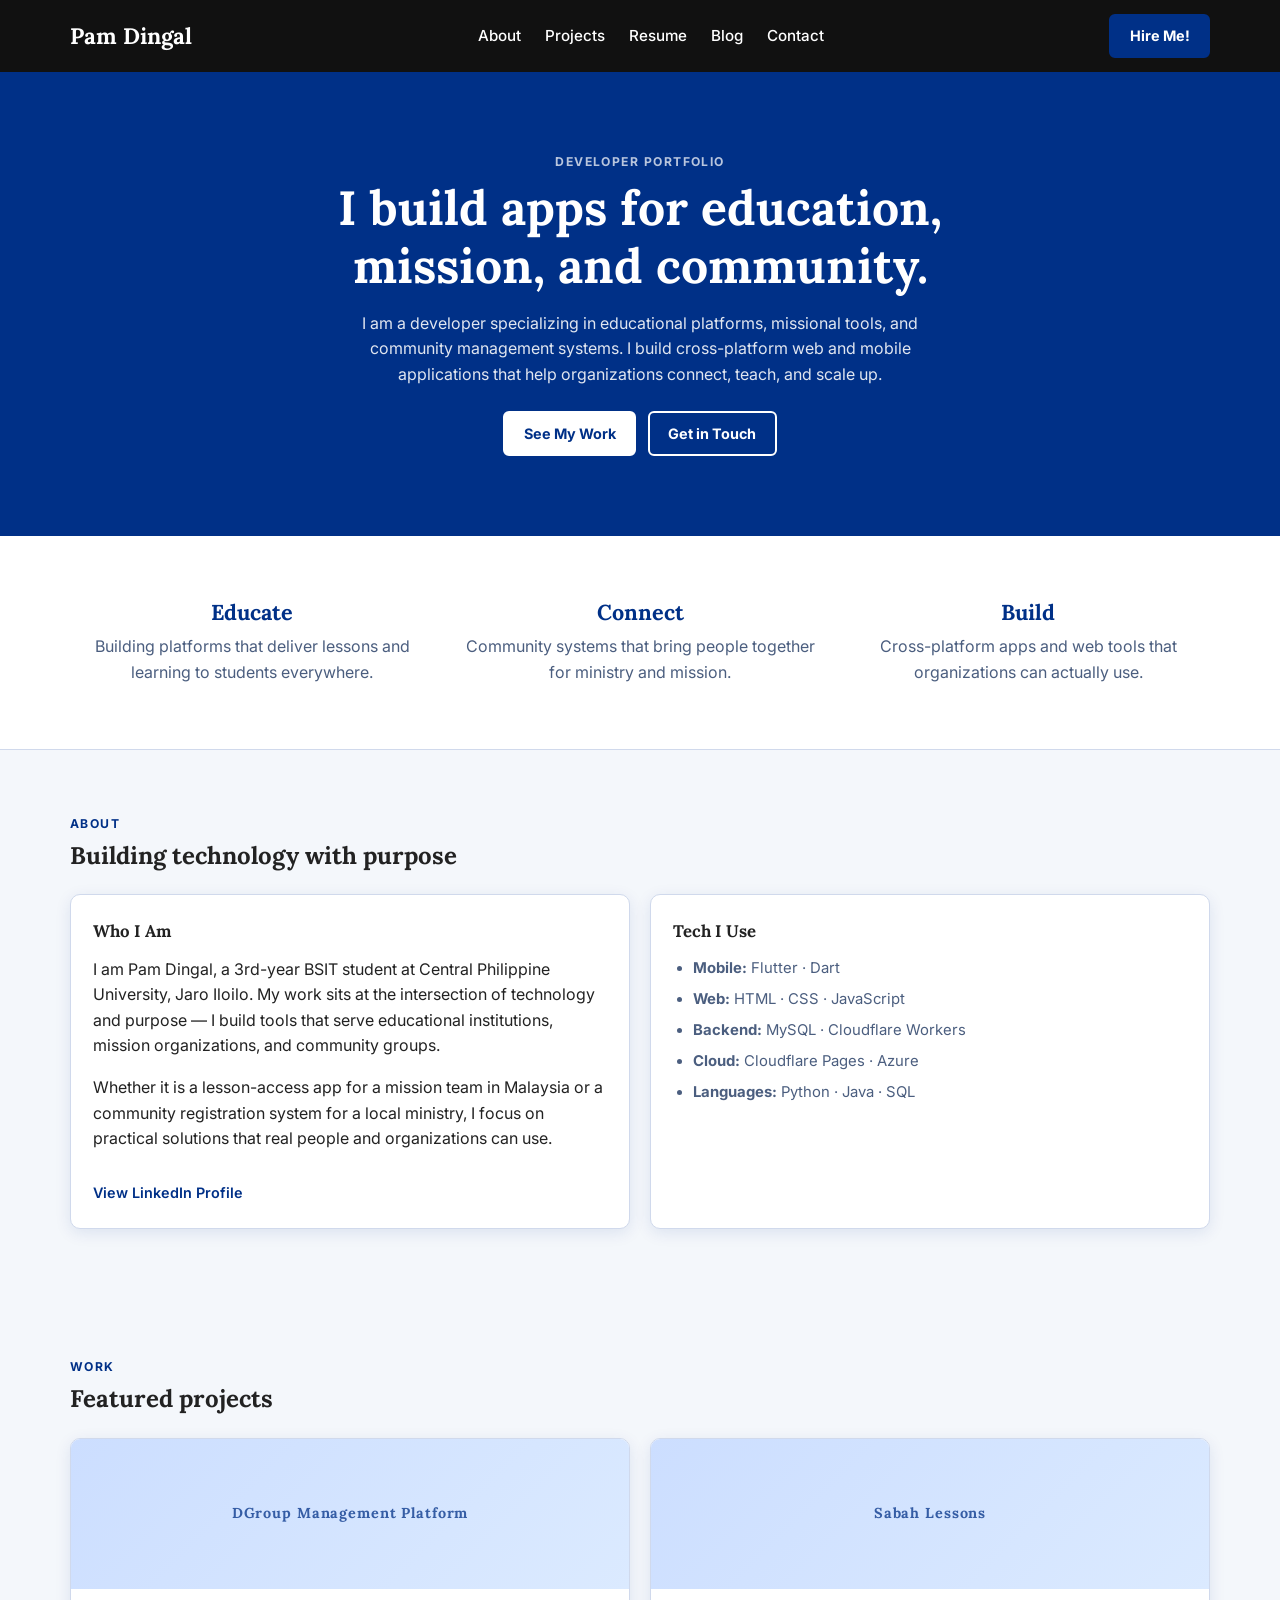
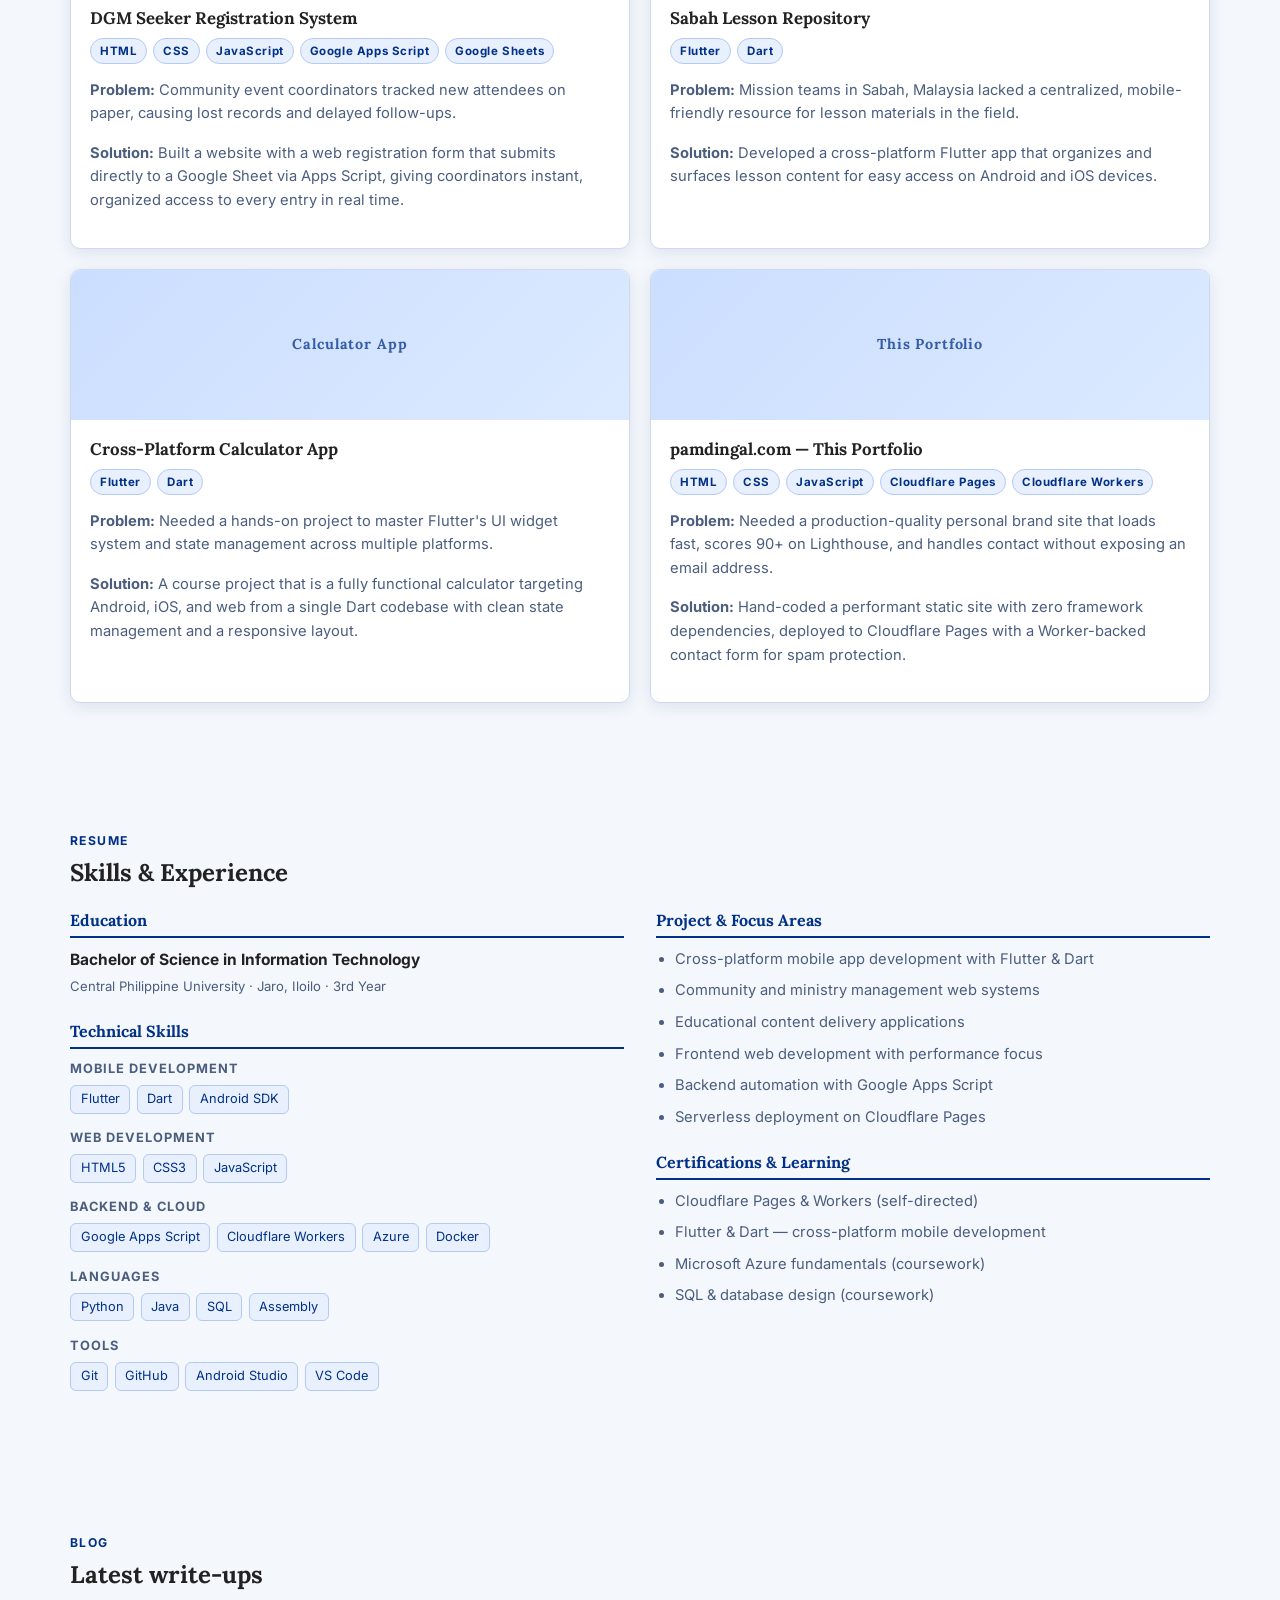
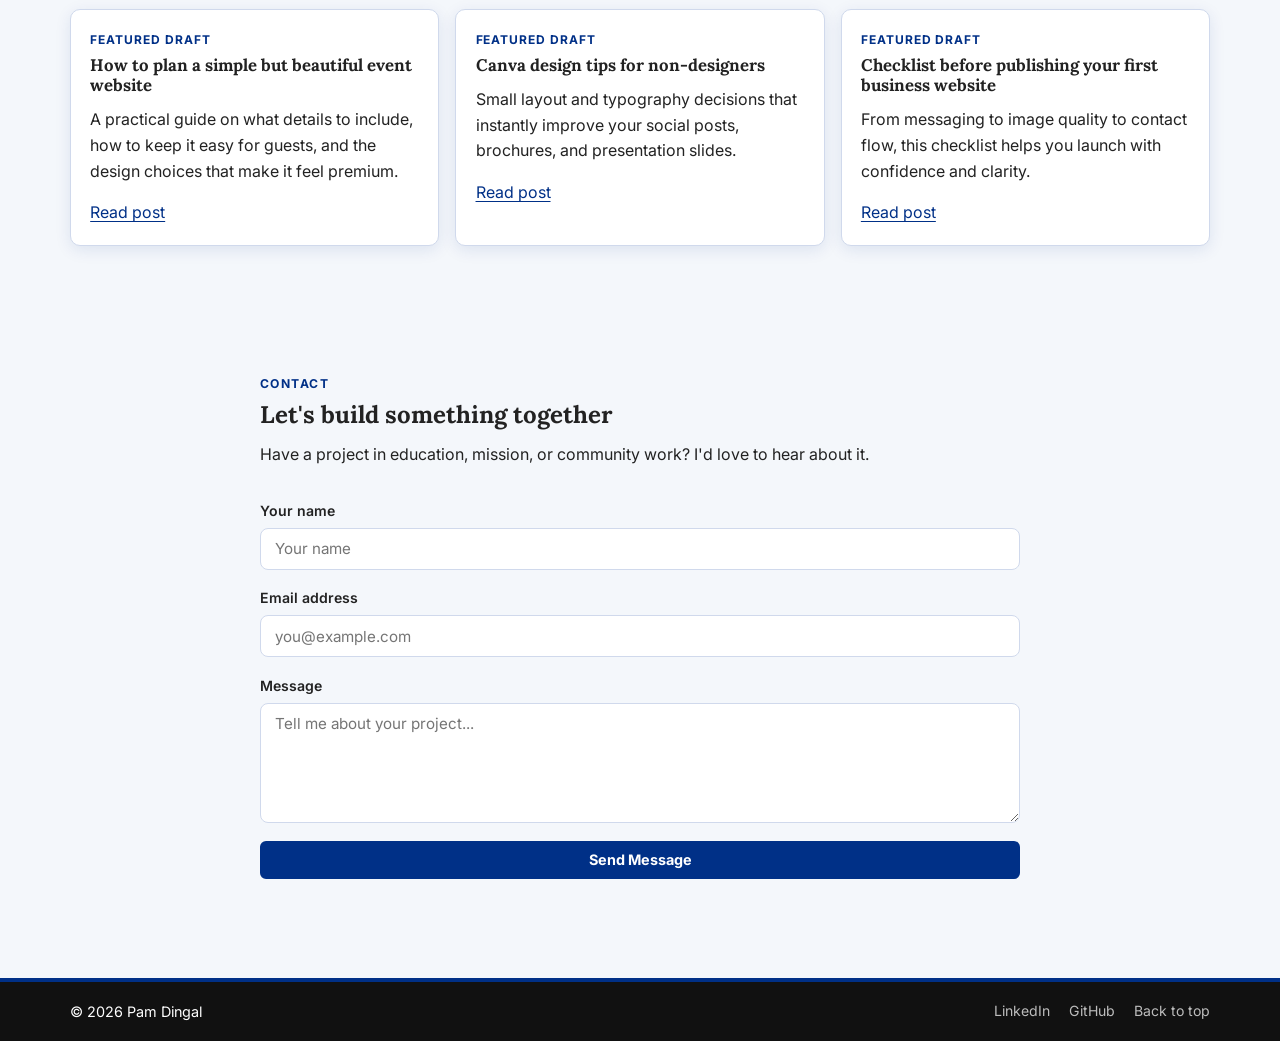
<file: index.html>
<!doctype html>
<html lang="en">
  <head>
    <meta charset="UTF-8" />
    <meta name="viewport" content="width=device-width, initial-scale=1.0" />
    <title>Pam Dingal | Developer — Education, Mission &amp; Community</title>
    <meta
      name="description"
      content="Pam Dingal is an educator and a student developer specializing in educational platforms, missional tools, and community systems built with Flutter and web technologies."
    />
    <link rel="preconnect" href="https://fonts.googleapis.com" />
    <link rel="preconnect" href="https://fonts.gstatic.com" crossorigin />
    <link
      href="https://fonts.googleapis.com/css2?family=Inter:wght@400;500;600;700&family=Lora:wght@600;700&display=swap"
      rel="stylesheet"
    />
    <link rel="stylesheet" href="styles.css" />
  </head>
  <body>

    <!-- NAVBAR -->
    <nav class="navbar" id="top">
      <div class="navbar-container container">
        <a href="#top" class="navbar-brand">Pam Dingal</a>

        <button class="menu-toggle" aria-expanded="false" aria-controls="site-menu">Menu</button>

        <div class="navbar-links" id="site-menu">
          <a href="#about" class="nav-link">About</a>
          <a href="#projects" class="nav-link">Projects</a>
          <a href="#resume" class="nav-link">Resume</a>
          <a href="#blog" class="nav-link">Blog</a>
          <a href="#contact" class="nav-link">Contact</a>
        </div>

        <a href="#contact" class="btn btn-navy navbar-cta">Hire Me!</a>
      </div>
    </nav>

    <main>

      <!-- HERO -->
      <header class="hero">
        <div class="container hero-center">
          <p class="eyebrow">Developer Portfolio</p>
          <h1>I build apps for education, mission, and community.</h1>
          <p class="lead">
            I am a developer specializing in educational platforms, missional tools, and community
            management systems. I build cross-platform web and mobile applications that help
            organizations connect, teach, and scale up.
          </p>
          <div class="hero-actions">
            <a class="btn btn-light" href="#projects">See My Work</a>
            <a class="btn btn-outline-light" href="#contact">Get in Touch</a>
          </div>
        </div>
      </header>

      <!-- QUICK FEATURES -->
      <section class="section features-section">
        <div class="container">
          <div class="features-row">
            <div class="feature-item">
              <h3>Educate</h3>
              <p>Building platforms that deliver lessons and learning to students everywhere.</p>
            </div>
            <div class="feature-item">
              <h3>Connect</h3>
              <p>Community systems that bring people together for ministry and mission.</p>
            </div>
            <div class="feature-item">
              <h3>Build</h3>
              <p>Cross-platform apps and web tools that organizations can actually use.</p>
            </div>
          </div>
        </div>
      </section>

      <!-- ABOUT -->
      <section class="section" id="about">
        <div class="container">
          <p class="eyebrow">About</p>
          <h2>Building technology with purpose</h2>
          <div class="about-cards">
            <div class="card">
              <div class="card-body">
                <h5>Who I Am</h5>
                <p>
                  I am Pam Dingal, a 3rd-year BSIT student at Central Philippine University, Jaro
                  Iloilo. My work sits at the intersection of technology and purpose — I build tools
                  that serve educational institutions, mission organizations, and community groups.
                </p>
                <p>
                  Whether it is a lesson-access app for a mission team in Malaysia or a community
                  registration system for a local ministry, I focus on practical solutions that real
                  people and organizations can use.
                </p>
                <a
                  class="card-link"
                  href="https://www.linkedin.com/in/pamdingal2023"
                  target="_blank"
                  rel="noopener noreferrer"
                >View LinkedIn Profile</a>
              </div>
            </div>
            <div class="card">
              <div class="card-body">
                <h5>Tech I Use</h5>
                <ul>
                  <li><strong>Mobile:</strong> Flutter · Dart</li>
                  <li><strong>Web:</strong> HTML · CSS · JavaScript</li>
                  <li><strong>Backend:</strong> MySQL · Cloudflare Workers</li>
                  <li><strong>Cloud:</strong> Cloudflare Pages · Azure</li>
                  <li><strong>Languages:</strong> Python · Java · SQL</li>
                </ul>
              </div>
            </div>
          </div>
        </div>
      </section>

      <!-- PROJECTS -->
      <section class="section" id="projects">
        <div class="container">
          <p class="eyebrow">Work</p>
          <h2>Featured projects</h2>
          <div class="project-grid">

            <article class="project-card">
              <div class="project-img" aria-label="DGM Seeker Registration System screenshot">
                <span class="project-img-label">DGroup Management Platform</span>
              </div>
              <div class="project-body">
                <h3>DGM Seeker Registration System</h3>
                <div class="tech-stack">
                  <span>HTML</span><span>CSS</span><span>JavaScript</span>
                  <span>Google Apps Script</span><span>Google Sheets</span>
                </div>
                <p>
                  <strong>Problem:</strong> Community event coordinators tracked new attendees on
                  paper, causing lost records and delayed follow-ups.
                </p>
                <p>
                  <strong>Solution:</strong> Built a website with a web registration form that submits directly
                  to a Google Sheet via Apps Script, giving coordinators instant, organized
                  access to every entry in real time.
                </p>
              </div>
            </article>

            <article class="project-card">
              <div class="project-img" aria-label="Sabah Lesson Repository screenshot">
                <span class="project-img-label">Sabah Lessons</span>
              </div>
              <div class="project-body">
                <h3>Sabah Lesson Repository</h3>
                <div class="tech-stack">
                  <span>Flutter</span><span>Dart</span>
                </div>
                <p>
                  <strong>Problem:</strong> Mission teams in Sabah, Malaysia lacked a centralized,
                  mobile-friendly resource for lesson materials in the field.
                </p>
                <p>
                  <strong>Solution:</strong> Developed a cross-platform Flutter app that organizes
                  and surfaces lesson content for easy access on Android and iOS devices.
                </p>
              </div>
            </article>

            <article class="project-card">
              <div class="project-img" aria-label="Flutter Calculator App screenshot">
                <span class="project-img-label">Calculator App</span>
              </div>
              <div class="project-body">
                <h3>Cross-Platform Calculator App</h3>
                <div class="tech-stack">
                  <span>Flutter</span><span>Dart</span>
                </div>
                <p>
                  <strong>Problem:</strong> Needed a hands-on project to master Flutter's UI
                  widget system and state management across multiple platforms.
                </p>
                <p>
                  <strong>Solution:</strong> A course project that is a fully functional calculator targeting
                  Android, iOS, and web from a single Dart codebase with clean state management
                  and a responsive layout.
                </p>
              </div>
            </article>

            <article class="project-card">
              <div class="project-img" aria-label="pamdingal.com portfolio screenshot">
                <span class="project-img-label">This Portfolio</span>
              </div>
              <div class="project-body">
                <h3>pamdingal.com — This Portfolio</h3>
                <div class="tech-stack">
                  <span>HTML</span><span>CSS</span><span>JavaScript</span>
                  <span>Cloudflare Pages</span><span>Cloudflare Workers</span>
                </div>
                <p>
                  <strong>Problem:</strong> Needed a production-quality personal brand site that
                  loads fast, scores 90+ on Lighthouse, and handles contact without exposing an
                  email address.
                </p>
                <p>
                  <strong>Solution:</strong> Hand-coded a performant static site with zero
                  framework dependencies, deployed to Cloudflare Pages with a Worker-backed
                  contact form for spam protection.
                </p>
              </div>
            </article>

          </div>
        </div>
      </section>

      <!-- RESUME -->
      <section class="section" id="resume">
        <div class="container">
          <p class="eyebrow">Resume</p>
          <h2>Skills &amp; Experience</h2>
          <div class="resume-grid">

            <div class="resume-col">
              <h3>Education</h3>
              <div class="resume-item">
                <strong>Bachelor of Science in Information Technology</strong>
                <span class="resume-meta">Central Philippine University · Jaro, Iloilo · 3rd Year</span>
              </div>

              <h3>Technical Skills</h3>
              <div class="skill-group">
                <p class="skill-label">Mobile Development</p>
                <div class="skill-tags">
                  <span>Flutter</span><span>Dart</span><span>Android SDK</span>
                </div>
              </div>
              <div class="skill-group">
                <p class="skill-label">Web Development</p>
                <div class="skill-tags">
                  <span>HTML5</span><span>CSS3</span><span>JavaScript</span>
                </div>
              </div>
              <div class="skill-group">
                <p class="skill-label">Backend &amp; Cloud</p>
                <div class="skill-tags">
                  <span>Google Apps Script</span><span>Cloudflare Workers</span>
                  <span>Azure</span><span>Docker</span>
                </div>
              </div>
              <div class="skill-group">
                <p class="skill-label">Languages</p>
                <div class="skill-tags">
                  <span>Python</span><span>Java</span><span>SQL</span><span>Assembly</span>
                </div>
              </div>
              <div class="skill-group">
                <p class="skill-label">Tools</p>
                <div class="skill-tags">
                  <span>Git</span><span>GitHub</span><span>Android Studio</span><span>VS Code</span>
                </div>
              </div>
            </div>

            <div class="resume-col">
              <h3>Project &amp; Focus Areas</h3>
              <ul class="resume-list">
                <li>Cross-platform mobile app development with Flutter &amp; Dart</li>
                <li>Community and ministry management web systems</li>
                <li>Educational content delivery applications</li>
                <li>Frontend web development with performance focus</li>
                <li>Backend automation with Google Apps Script</li>
                <li>Serverless deployment on Cloudflare Pages</li>
              </ul>

              <h3>Certifications &amp; Learning</h3>
              <ul class="resume-list">
                <li>Cloudflare Pages &amp; Workers (self-directed)</li>
                <li>Flutter &amp; Dart — cross-platform mobile development</li>
                <li>Microsoft Azure fundamentals (coursework)</li>
                <li>SQL &amp; database design (coursework)</li>
              </ul>
            </div>

          </div>
        </div>
      </section>

      <!-- BLOG -->
      <section class="section" id="blog">
        <div class="container">
          <p class="eyebrow">Blog</p>
          <h2>Latest write-ups</h2>
          <div class="blog-grid">
            <article class="post-card">
              <p class="post-meta">Featured Draft</p>
              <h3>How to plan a simple but beautiful event website</h3>
              <p>
                A practical guide on what details to include, how to keep it easy for guests, and
                the design choices that make it feel premium.
              </p>
              <a href="blog/event-website-planning.html">Read post</a>
            </article>
            <article class="post-card">
              <p class="post-meta">Featured Draft</p>
              <h3>Canva design tips for non-designers</h3>
              <p>
                Small layout and typography decisions that instantly improve your social posts,
                brochures, and presentation slides.
              </p>
              <a href="blog/canva-design-tips.html">Read post</a>
            </article>
            <article class="post-card">
              <p class="post-meta">Featured Draft</p>
              <h3>Checklist before publishing your first business website</h3>
              <p>
                From messaging to image quality to contact flow, this checklist helps you launch
                with confidence and clarity.
              </p>
              <a href="blog/business-website-checklist.html">Read post</a>
            </article>
          </div>
        </div>
      </section>

      <!-- CONTACT -->
      <section class="section" id="contact">
        <div class="container contact-section">
          <div class="contact-intro">
            <p class="eyebrow">Contact</p>
            <h2>Let's build something together</h2>
            <p class="lead">
              Have a project in education, mission, or community work? I'd love to hear about it.
            </p>
          </div>
          <form class="contact-form" id="contactForm" novalidate>
            <div class="form-row">
              <label for="cf-name">Your name</label>
              <input
                type="text"
                id="cf-name"
                name="name"
                placeholder="Your name"
                autocomplete="name"
                required
              />
            </div>
            <div class="form-row">
              <label for="cf-email">Email address</label>
              <input
                type="email"
                id="cf-email"
                name="email"
                placeholder="you@example.com"
                autocomplete="email"
                required
              />
            </div>
            <div class="form-row">
              <label for="cf-message">Message</label>
              <textarea
                id="cf-message"
                name="message"
                rows="5"
                placeholder="Tell me about your project..."
                required
              ></textarea>
            </div>
            <button class="btn btn-navy" type="submit" id="submitBtn">Send Message</button>
            <p class="form-status" id="formStatus" aria-live="polite"></p>
          </form>
        </div>
      </section>

    </main>

    <!-- FOOTER -->
    <footer class="site-footer">
      <div class="container footer-wrap">
        <p>&copy; <span id="year"></span> Pam Dingal</p>
        <div class="footer-links">
          <a
            href="https://www.linkedin.com/in/pamdingal2023"
            target="_blank"
            rel="noopener noreferrer"
          >LinkedIn</a>
          <a href="https://github.com/" target="_blank" rel="noopener noreferrer">GitHub</a>
          <a href="#top">Back to top</a>
        </div>
      </div>
    </footer>

    <script src="script.js"></script>
  </body>
</html>
</file>
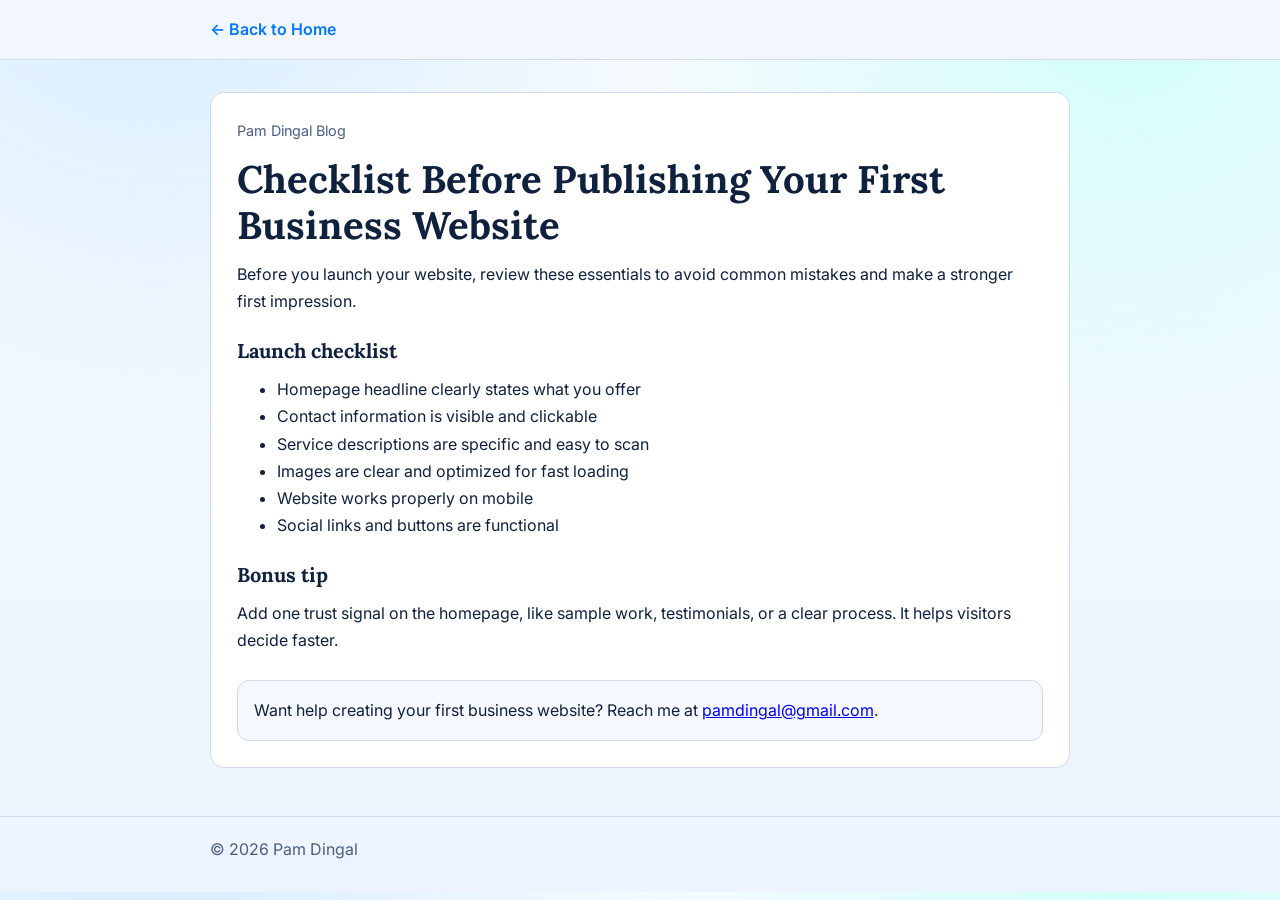
<file: blog/business-website-checklist.html>
<!doctype html>
<html lang="en">
  <head>
    <meta charset="UTF-8" />
    <meta name="viewport" content="width=device-width, initial-scale=1.0" />
    <title>Checklist Before Publishing Your First Business Website | Pam Dingal</title>
    <link rel="preconnect" href="https://fonts.googleapis.com" />
    <link rel="preconnect" href="https://fonts.gstatic.com" crossorigin />
    <link
      href="https://fonts.googleapis.com/css2?family=Inter:wght@400;500;600;700&family=Lora:wght@600;700&display=swap"
      rel="stylesheet"
    />
    <link rel="stylesheet" href="post.css" />
  </head>
  <body>
    <header class="post-header">
      <div class="container"><a href="../index.html#blog">&larr; Back to Home</a></div>
    </header>

    <main class="container post">
      <p class="post-meta">Pam Dingal Blog</p>
      <h1>Checklist Before Publishing Your First Business Website</h1>
      <p>
        Before you launch your website, review these essentials to avoid common mistakes and make a
        stronger first impression.
      </p>

      <h2>Launch checklist</h2>
      <ul>
        <li>Homepage headline clearly states what you offer</li>
        <li>Contact information is visible and clickable</li>
        <li>Service descriptions are specific and easy to scan</li>
        <li>Images are clear and optimized for fast loading</li>
        <li>Website works properly on mobile</li>
        <li>Social links and buttons are functional</li>
      </ul>

      <h2>Bonus tip</h2>
      <p>
        Add one trust signal on the homepage, like sample work, testimonials, or a clear process. It
        helps visitors decide faster.
      </p>

      <div class="cta">
        Want help creating your first business website? Reach me at
        <a href="mailto:pamdingal@gmail.com">pamdingal@gmail.com</a>.
      </div>
    </main>

    <footer>
      <div class="container">&copy; <span id="year"></span> Pam Dingal</div>
    </footer>

    <script>
      document.querySelector("#year").textContent = new Date().getFullYear();
    </script>
  </body>
</html>
</file>
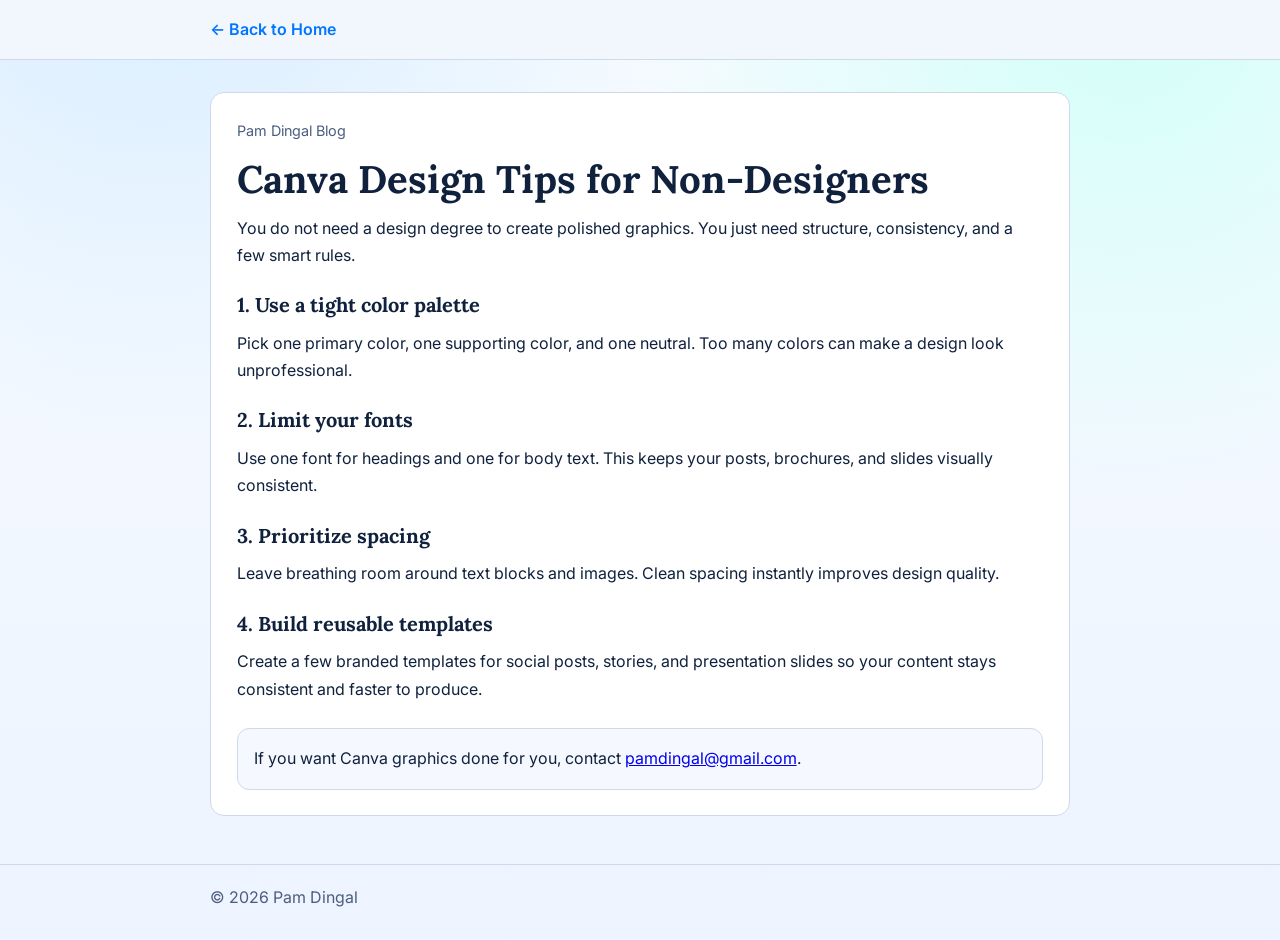
<file: blog/canva-design-tips.html>
<!doctype html>
<html lang="en">
  <head>
    <meta charset="UTF-8" />
    <meta name="viewport" content="width=device-width, initial-scale=1.0" />
    <title>Canva Design Tips for Non-Designers | Pam Dingal</title>
    <link rel="preconnect" href="https://fonts.googleapis.com" />
    <link rel="preconnect" href="https://fonts.gstatic.com" crossorigin />
    <link
      href="https://fonts.googleapis.com/css2?family=Inter:wght@400;500;600;700&family=Lora:wght@600;700&display=swap"
      rel="stylesheet"
    />
    <link rel="stylesheet" href="post.css" />
  </head>
  <body>
    <header class="post-header">
      <div class="container"><a href="../index.html#blog">&larr; Back to Home</a></div>
    </header>

    <main class="container post">
      <p class="post-meta">Pam Dingal Blog</p>
      <h1>Canva Design Tips for Non-Designers</h1>
      <p>
        You do not need a design degree to create polished graphics. You just need structure,
        consistency, and a few smart rules.
      </p>

      <h2>1. Use a tight color palette</h2>
      <p>
        Pick one primary color, one supporting color, and one neutral. Too many colors can make a
        design look unprofessional.
      </p>

      <h2>2. Limit your fonts</h2>
      <p>
        Use one font for headings and one for body text. This keeps your posts, brochures, and slides
        visually consistent.
      </p>

      <h2>3. Prioritize spacing</h2>
      <p>
        Leave breathing room around text blocks and images. Clean spacing instantly improves design
        quality.
      </p>

      <h2>4. Build reusable templates</h2>
      <p>
        Create a few branded templates for social posts, stories, and presentation slides so your
        content stays consistent and faster to produce.
      </p>

      <div class="cta">
        If you want Canva graphics done for you, contact
        <a href="mailto:pamdingal@gmail.com">pamdingal@gmail.com</a>.
      </div>
    </main>

    <footer>
      <div class="container">&copy; <span id="year"></span> Pam Dingal</div>
    </footer>

    <script>
      document.querySelector("#year").textContent = new Date().getFullYear();
    </script>
  </body>
</html>
</file>
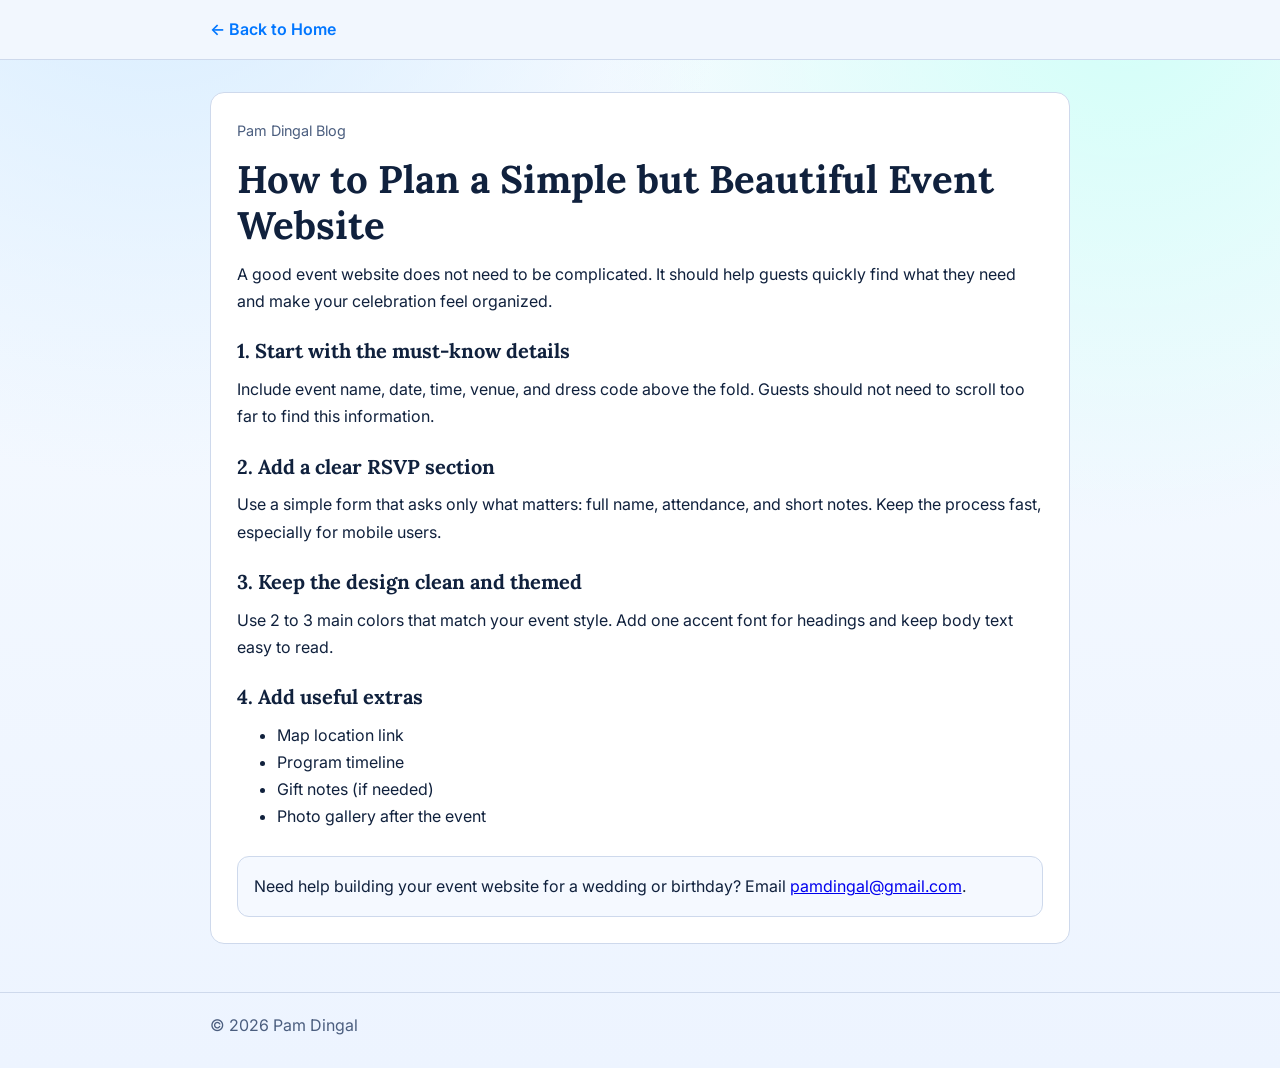
<file: blog/event-website-planning.html>
<!doctype html>
<html lang="en">
  <head>
    <meta charset="UTF-8" />
    <meta name="viewport" content="width=device-width, initial-scale=1.0" />
    <title>How to Plan a Simple but Beautiful Event Website | Pam Dingal</title>
    <link rel="preconnect" href="https://fonts.googleapis.com" />
    <link rel="preconnect" href="https://fonts.gstatic.com" crossorigin />
    <link
      href="https://fonts.googleapis.com/css2?family=Inter:wght@400;500;600;700&family=Lora:wght@600;700&display=swap"
      rel="stylesheet"
    />
    <link rel="stylesheet" href="post.css" />
  </head>
  <body>
    <header class="post-header">
      <div class="container"><a href="../index.html#blog">&larr; Back to Home</a></div>
    </header>

    <main class="container post">
      <p class="post-meta">Pam Dingal Blog</p>
      <h1>How to Plan a Simple but Beautiful Event Website</h1>
      <p>
        A good event website does not need to be complicated. It should help guests quickly find what
        they need and make your celebration feel organized.
      </p>

      <h2>1. Start with the must-know details</h2>
      <p>
        Include event name, date, time, venue, and dress code above the fold. Guests should not need
        to scroll too far to find this information.
      </p>

      <h2>2. Add a clear RSVP section</h2>
      <p>
        Use a simple form that asks only what matters: full name, attendance, and short notes. Keep
        the process fast, especially for mobile users.
      </p>

      <h2>3. Keep the design clean and themed</h2>
      <p>
        Use 2 to 3 main colors that match your event style. Add one accent font for headings and keep
        body text easy to read.
      </p>

      <h2>4. Add useful extras</h2>
      <ul>
        <li>Map location link</li>
        <li>Program timeline</li>
        <li>Gift notes (if needed)</li>
        <li>Photo gallery after the event</li>
      </ul>

      <div class="cta">
        Need help building your event website for a wedding or birthday? Email
        <a href="mailto:pamdingal@gmail.com">pamdingal@gmail.com</a>.
      </div>
    </main>

    <footer>
      <div class="container">&copy; <span id="year"></span> Pam Dingal</div>
    </footer>

    <script>
      document.querySelector("#year").textContent = new Date().getFullYear();
    </script>
  </body>
</html>
</file>
<file: styles.css>
:root {
  --navy: #003087;
  --navy-dark: #001f5b;
  --navy-light: #e8f0fe;
  --black: #111;
  --white: #fff;
  --text: #222;
  --muted: #4b5e7f;
  --surface: #fff;
  --border: #d0d9ec;
  --shadow: 0 4px 16px rgba(0, 48, 135, 0.1);
  --radius: 10px;
  --max-width: 1140px;
}

* { box-sizing: border-box; }

html { scroll-behavior: smooth; }

body {
  margin: 0;
  font-family: "Inter", system-ui, sans-serif;
  color: var(--text);
  line-height: 1.6;
  background: #f4f7fb;
}

h1, h2, h3 {
  margin: 0 0 0.75rem;
  line-height: 1.2;
  font-family: "Lora", serif;
}

p { margin: 0 0 1rem; }

a {
  color: var(--navy);
  text-underline-offset: 3px;
}

.container {
  width: min(100% - 2rem, var(--max-width));
  margin-inline: auto;
}

.section { padding: 4rem 0; }

.eyebrow {
  margin-bottom: 0.5rem;
  font-size: 0.76rem;
  text-transform: uppercase;
  letter-spacing: 0.12em;
  color: var(--navy);
  font-weight: 700;
}

/* ── NAVBAR ── */
.navbar {
  background-color: var(--black);
  padding: 10px 20px;
  position: sticky;
  top: 0;
  z-index: 20;
}

.navbar-container {
  display: flex;
  align-items: center;
  justify-content: space-between;
  gap: 1rem;
  min-height: 52px;
}

.navbar-brand {
  color: var(--white);
  font-weight: bold;
  font-size: 1.4rem;
  text-decoration: none;
  font-family: "Lora", serif;
  flex-shrink: 0;
}

.navbar-links {
  display: flex;
  gap: 1.5rem;
  justify-content: center;
  flex: 1;
}

.navbar-links .nav-link {
  color: var(--white);
  text-decoration: none;
  font-weight: 500;
  font-size: 0.95rem;
  transition: color 0.2s ease;
}

.navbar-links .nav-link:hover {
  color: var(--navy-light);
}

.menu-toggle {
  display: none;
  border: 1px solid rgba(255, 255, 255, 0.35);
  background: transparent;
  border-radius: 6px;
  padding: 0.4rem 0.75rem;
  font: inherit;
  font-size: 0.9rem;
  color: var(--white);
  cursor: pointer;
}

.navbar-cta { flex-shrink: 0; }

/* ── BUTTONS ── */
.btn {
  display: inline-block;
  text-decoration: none;
  border-radius: 6px;
  padding: 0.55rem 1.15rem;
  font-weight: bold;
  font-size: 0.9rem;
  border: 2px solid transparent;
  transition: background 0.2s ease, color 0.2s ease, border-color 0.2s ease;
  cursor: pointer;
  font-family: inherit;
}

.btn-navy {
  background-color: var(--navy);
  color: var(--white);
  border-color: var(--navy);
}

.btn-navy:hover {
  background-color: var(--navy-dark);
  border-color: var(--navy-dark);
  color: var(--white);
}

.btn-light {
  background-color: var(--white);
  color: var(--navy);
  border-color: var(--white);
}

.btn-light:hover {
  background-color: var(--navy-light);
  border-color: var(--navy-light);
  color: var(--navy-dark);
}

.btn-outline-light {
  background-color: transparent;
  color: var(--white);
  border-color: var(--white);
}

.btn-outline-light:hover {
  background-color: var(--white);
  color: var(--navy);
}

/* ── HERO ── */
.hero {
  background-color: var(--navy);
  color: var(--white);
  padding: 80px 20px;
  text-align: center;
}

.hero-center {
  max-width: 760px;
  margin-inline: auto;
}

.hero h1 {
  color: var(--white);
  font-size: clamp(1.9rem, 4vw, 3rem);
  margin-bottom: 1rem;
}

.hero .eyebrow {
  color: rgba(255, 255, 255, 0.72);
}

.hero .lead {
  color: rgba(255, 255, 255, 0.88);
  max-width: 60ch;
  margin-inline: auto;
  margin-bottom: 0.5rem;
}

.hero-actions {
  display: flex;
  flex-wrap: wrap;
  gap: 0.75rem;
  justify-content: center;
  margin-top: 1.5rem;
}

/* ── FEATURES ROW ── */
.features-section {
  background: var(--white);
  border-bottom: 1px solid var(--border);
}

.features-row {
  display: grid;
  grid-template-columns: repeat(3, 1fr);
  gap: 1.5rem;
  text-align: center;
}

.feature-item h3 {
  color: var(--navy);
  font-size: 1.35rem;
  margin-bottom: 0.5rem;
}

.feature-item p {
  color: var(--muted);
  margin: 0;
}

/* ── ABOUT CARDS ── */
.about-cards {
  display: grid;
  grid-template-columns: 1fr 1fr;
  gap: 1.25rem;
  margin-top: 1.5rem;
}

.card {
  background: var(--surface);
  border: 1px solid var(--border);
  border-radius: var(--radius);
  box-shadow: var(--shadow);
}

.card-body { padding: 1.4rem; }

.card-body h5 {
  font-size: 1.05rem;
  font-family: "Lora", serif;
  margin: 0 0 0.75rem;
  color: var(--text);
}

.card-body ul {
  padding-left: 1.2rem;
  margin: 0;
  color: var(--muted);
}

.card-body li {
  margin-bottom: 0.45rem;
  font-size: 0.93rem;
}

.card-link {
  display: inline-block;
  margin-top: 0.85rem;
  font-size: 0.9rem;
  font-weight: 600;
  color: var(--navy);
  text-decoration: none;
}

.card-link:hover {
  color: var(--navy-dark);
  text-decoration: underline;
}

/* ── PROJECTS ── */
.project-grid {
  margin-top: 1.5rem;
  display: grid;
  grid-template-columns: repeat(2, minmax(0, 1fr));
  gap: 1.25rem;
}

.project-card {
  background: var(--surface);
  border: 1px solid var(--border);
  border-radius: var(--radius);
  box-shadow: var(--shadow);
  overflow: hidden;
  display: flex;
  flex-direction: column;
}

.project-img {
  height: 150px;
  background: linear-gradient(135deg, #ccdeff 0%, #dbeaff 100%);
  display: flex;
  align-items: center;
  justify-content: center;
  flex-shrink: 0;
}

.project-img-label {
  font-family: "Lora", serif;
  font-weight: 700;
  font-size: 0.9rem;
  color: var(--navy);
  opacity: 0.75;
  letter-spacing: 0.06em;
}

.project-body {
  padding: 1.2rem;
  flex: 1;
}

.project-body h3 {
  font-size: 1.05rem;
  margin-bottom: 0.6rem;
  color: var(--text);
}

.project-body p {
  font-size: 0.92rem;
  color: var(--muted);
}

.tech-stack {
  display: flex;
  flex-wrap: wrap;
  gap: 0.4rem;
  margin-bottom: 0.9rem;
}

.tech-stack span {
  font-size: 0.72rem;
  font-weight: 700;
  letter-spacing: 0.05em;
  padding: 0.2rem 0.55rem;
  border-radius: 99px;
  background: var(--navy-light);
  color: var(--navy);
  border: 1px solid #b3caf5;
}

/* ── RESUME ── */
.resume-grid {
  margin-top: 1.5rem;
  display: grid;
  grid-template-columns: 1fr 1fr;
  gap: 2rem;
}

.resume-col h3 {
  font-size: 1rem;
  margin-bottom: 0.6rem;
  margin-top: 1.5rem;
  padding-bottom: 0.35rem;
  border-bottom: 2px solid var(--navy);
  color: var(--navy);
}

.resume-col h3:first-child { margin-top: 0; }

.resume-item { margin-bottom: 1rem; }

.resume-item strong {
  display: block;
  font-size: 0.97rem;
}

.resume-meta {
  font-size: 0.82rem;
  color: var(--muted);
}

.skill-group { margin-bottom: 0.9rem; }

.skill-label {
  margin: 0 0 0.35rem;
  font-size: 0.8rem;
  font-weight: 700;
  text-transform: uppercase;
  letter-spacing: 0.08em;
  color: var(--muted);
}

.skill-tags {
  display: flex;
  flex-wrap: wrap;
  gap: 0.4rem;
}

.skill-tags span {
  font-size: 0.8rem;
  padding: 0.2rem 0.6rem;
  border-radius: 6px;
  background: var(--navy-light);
  border: 1px solid #b3caf5;
  color: var(--navy);
}

.resume-list {
  padding-left: 1.2rem;
  margin: 0;
}

.resume-list li {
  font-size: 0.92rem;
  color: var(--muted);
  margin-bottom: 0.5rem;
}

/* ── BLOG ── */
.blog-grid {
  margin-top: 1.25rem;
  display: grid;
  grid-template-columns: repeat(3, minmax(0, 1fr));
  gap: 1rem;
}

.post-card {
  background: var(--surface);
  border: 1px solid var(--border);
  border-radius: var(--radius);
  padding: 1.2rem;
  box-shadow: var(--shadow);
}

.post-card h3 { font-size: 1.05rem; }

.post-meta {
  margin-bottom: 0.4rem;
  font-size: 0.75rem;
  letter-spacing: 0.08em;
  text-transform: uppercase;
  font-weight: 700;
  color: var(--navy);
}

/* ── CONTACT ── */
.contact-section { max-width: 760px; }

.contact-intro { margin-bottom: 2rem; }

.contact-form {
  display: flex;
  flex-direction: column;
  gap: 1.1rem;
}

.form-row {
  display: flex;
  flex-direction: column;
  gap: 0.35rem;
}

.form-row label {
  font-size: 0.88rem;
  font-weight: 600;
  color: var(--text);
}

.form-row input,
.form-row textarea {
  font-family: inherit;
  font-size: 0.95rem;
  color: var(--text);
  background: var(--surface);
  border: 1px solid var(--border);
  border-radius: 8px;
  padding: 0.65rem 0.85rem;
  transition: border-color 150ms ease, box-shadow 150ms ease;
  width: 100%;
}

.form-row input:focus,
.form-row textarea:focus {
  outline: none;
  border-color: var(--navy);
  box-shadow: 0 0 0 3px rgba(0, 48, 135, 0.12);
}

.form-row textarea {
  resize: vertical;
  min-height: 120px;
}

.form-status {
  font-size: 0.88rem;
  min-height: 1.2em;
  margin: 0;
}

.form-status.success { color: #0a9d6e; }
.form-status.error   { color: #d93025; }

/* ── FOOTER ── */
.site-footer {
  background-color: var(--black);
  border-top: 4px solid var(--navy);
  padding: 1.15rem 0;
}

.footer-wrap {
  display: flex;
  align-items: center;
  justify-content: space-between;
  gap: 1rem;
}

.footer-wrap p {
  margin: 0;
  color: var(--white);
  font-size: 0.9rem;
}

.footer-links {
  display: flex;
  gap: 1.2rem;
  align-items: center;
}

.footer-links a {
  font-size: 0.88rem;
  text-decoration: none;
  color: rgba(255, 255, 255, 0.72);
}

.footer-links a:hover { color: var(--white); }

/* ── RESPONSIVE ── */
@media (max-width: 900px) {
  .about-cards,
  .resume-grid,
  .project-grid {
    grid-template-columns: 1fr;
  }

  .blog-grid {
    grid-template-columns: repeat(2, 1fr);
  }

  .features-row {
    grid-template-columns: 1fr;
    gap: 1.25rem;
  }

  .menu-toggle { display: inline-block; }

  .navbar-links {
    display: none;
    position: absolute;
    top: 52px;
    left: 0;
    right: 0;
    flex-direction: column;
    align-items: flex-start;
    gap: 0;
    background: var(--black);
    border-top: 1px solid rgba(255, 255, 255, 0.1);
    padding: 0.5rem 1.25rem 1rem;
  }

  .navbar-links.open { display: flex; }

  .navbar-links .nav-link {
    padding: 0.5rem 0;
    width: 100%;
    border-bottom: 1px solid rgba(255, 255, 255, 0.08);
  }

  .navbar-cta { display: none; }

  .footer-wrap {
    flex-direction: column;
    align-items: flex-start;
  }
}

@media (max-width: 576px) {
  .hero { padding: 55px 15px; }
  .blog-grid { grid-template-columns: 1fr; }
}
</file>
<file: blog/post.css>
:root {
  --bg: #eef5ff;
  --surface: #ffffff;
  --text: #10213d;
  --muted: #4b5e7f;
  --accent: #0076ff;
  --border: #ced9ec;
  --max-width: 860px;
}

* {
  box-sizing: border-box;
}

body {
  margin: 0;
  font-family: "Inter", sans-serif;
  color: var(--text);
  line-height: 1.7;
  background:
    radial-gradient(circle at 12% -10%, #d6ecff 0, transparent 36%),
    radial-gradient(circle at 88% 0%, #d2fff8 0, transparent 34%),
    linear-gradient(180deg, #f7fbff 0%, #edf4ff 100%);
}

.container {
  width: min(100% - 2rem, var(--max-width));
  margin-inline: auto;
}

.post-header {
  padding: 1rem 0;
  border-bottom: 1px solid var(--border);
  background: color-mix(in hsl, var(--bg) 85%, white 15%);
}

.post-header a {
  color: var(--accent);
  text-decoration: none;
  font-weight: 600;
}

.post {
  margin: 2rem auto 3rem;
  background: var(--surface);
  border: 1px solid var(--border);
  border-radius: 14px;
  padding: 1.6rem;
}

.post-meta {
  margin: 0 0 0.8rem;
  color: var(--muted);
  font-size: 0.9rem;
}

h1,
h2 {
  font-family: "Lora", serif;
  line-height: 1.2;
  margin: 0 0 0.8rem;
}

h1 {
  font-size: clamp(1.7rem, 4vw, 2.4rem);
}

h2 {
  font-size: 1.25rem;
  margin-top: 1.5rem;
}

p {
  margin: 0 0 1rem;
}

ul {
  margin: 0 0 1rem;
}

.cta {
  margin-top: 1.6rem;
  padding: 1rem;
  border: 1px solid var(--border);
  border-radius: 12px;
  background: #f5f9ff;
}

footer {
  border-top: 1px solid var(--border);
  padding: 1.2rem 0 1.8rem;
  color: var(--muted);
}
</file>
